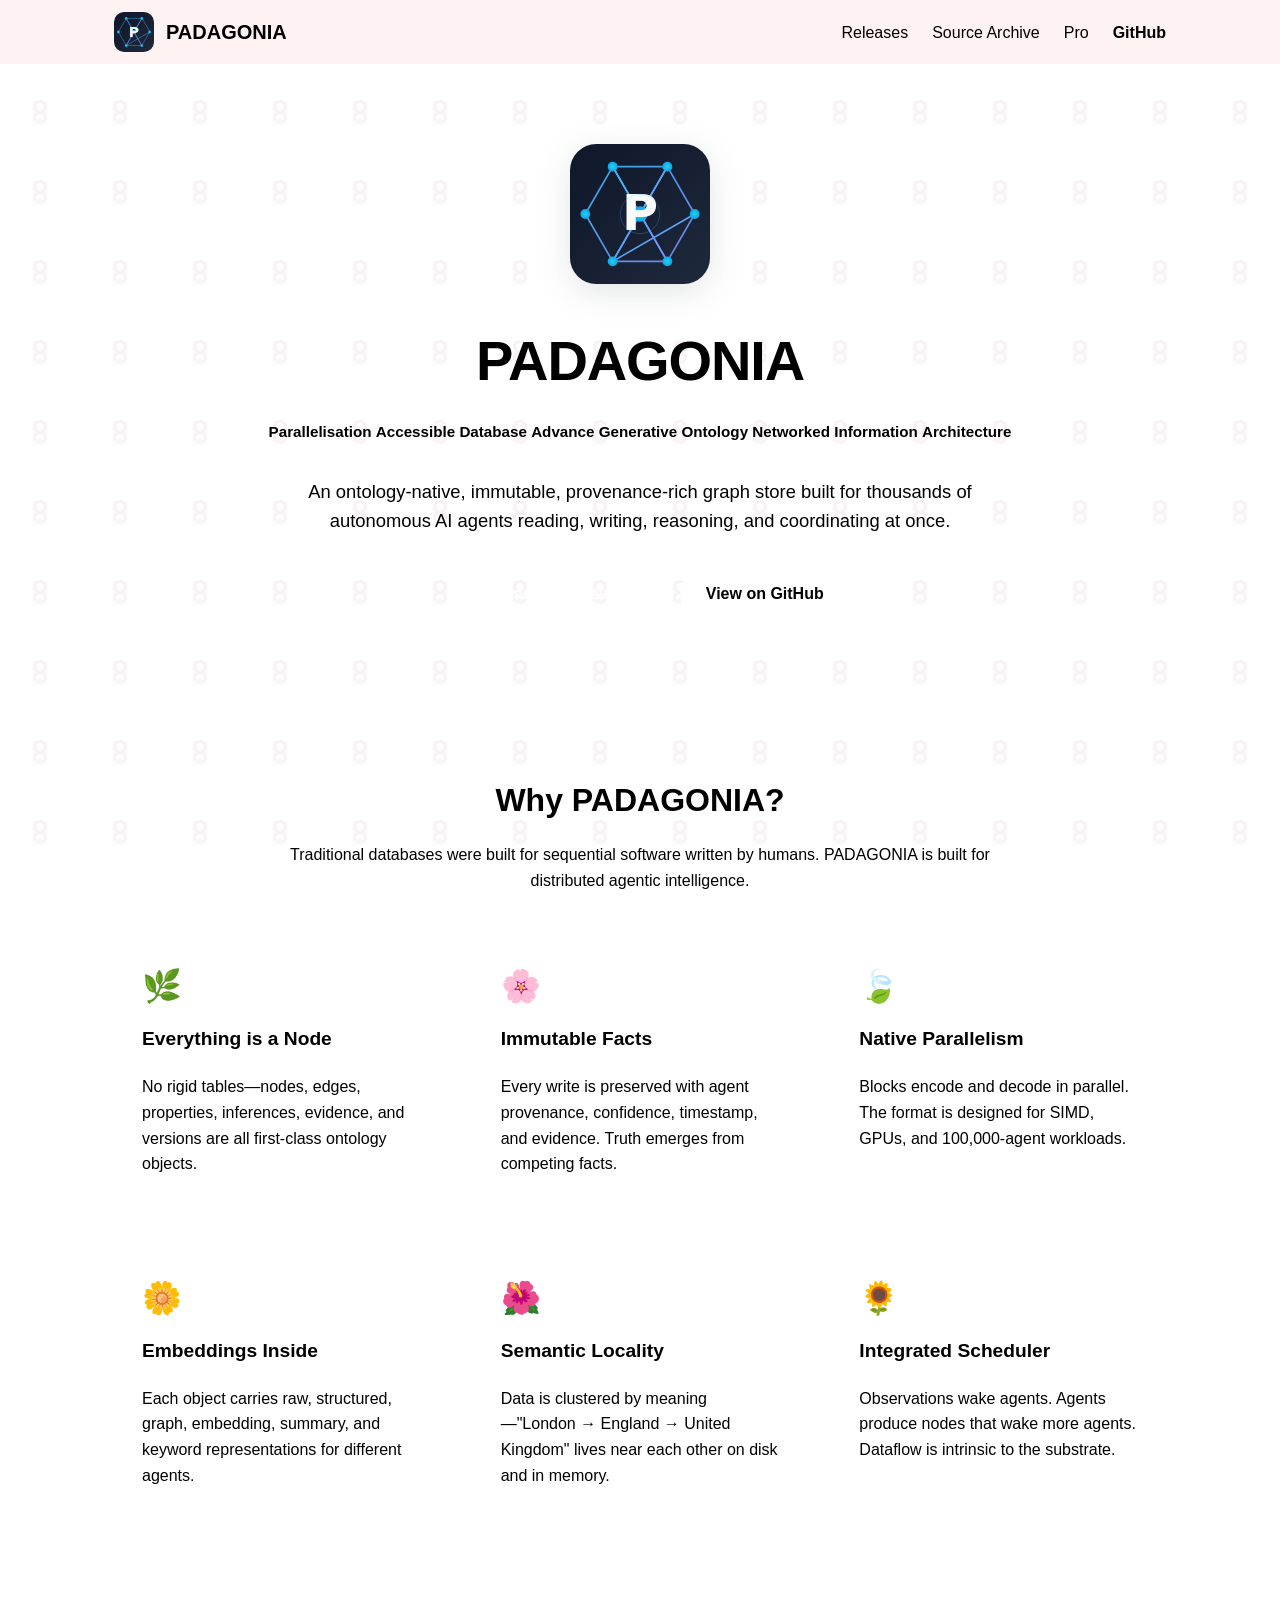
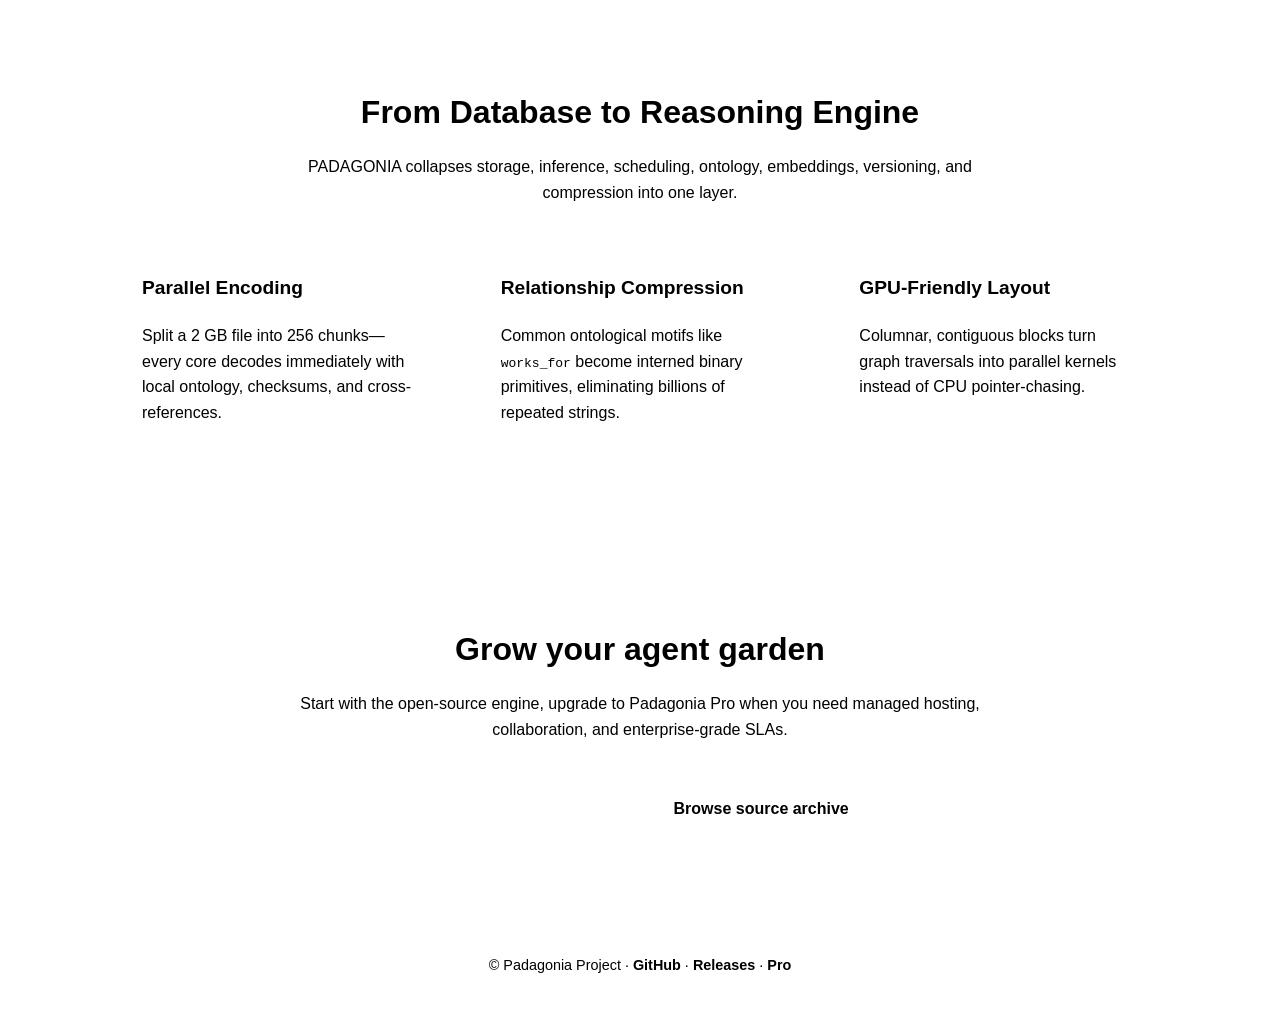
<file: docs/index.html>
<!-- Copyright (c) 2026 ViCo Agent -->
<!-- SPDX-License-Identifier: MIT -->
<!DOCTYPE html>
<html lang="en">
<head>
  <meta charset="UTF-8" />
  <meta name="viewport" content="width=device-width, initial-scale=1.0" />
  <title>PADAGONIA — Information Substrate for AI Agents</title>
  <meta name="description" content="PADAGONIA is an ontology-native, immutable, provenance-rich graph store designed for autonomous AI agents." />
  <link rel="stylesheet" href="css/style.css" />
  <link rel="icon" href="assets/logo.svg" type="image/svg+xml" />
</head>
<body>
  <nav>
    <div class="nav-inner">
      <a class="brand" href="index.html">
        <img src="assets/logo.svg" alt="PADAGONIA logo" />
        PADAGONIA
      </a>
      <ul class="nav-links">
        <li><a href="releases.html">Releases</a></li>
        <li><a href="deprecated.html">Source Archive</a></li>
        <li><a href="pro.html">Pro</a></li>
        <li><a class="nav-cta" href="https://github.com/elci-group/padagonia">GitHub</a></li>
      </ul>
    </div>
  </nav>

  <header class="hero">
    <img src="assets/logo.svg" alt="PADAGONIA logo" width="180" />
    <h1>PADAGONIA</h1>
    <p class="acronym">
      <strong>P</strong>arallelisation <strong>A</strong>ccessible <strong>D</strong>atabase
      <strong>A</strong>dvance <strong>G</strong>enerative <strong>O</strong>ntology
      <strong>N</strong>etworked <strong>I</strong>nformation <strong>A</strong>rchitecture
    </p>
    <p class="tagline">
      An ontology-native, immutable, provenance-rich graph store built for thousands of autonomous AI agents reading, writing, reasoning, and coordinating at once.
    </p>
    <div class="btn-row">
      <a class="btn btn-primary" href="releases.html">Download latest release</a>
      <a class="btn btn-secondary" href="https://github.com/elci-group/padagonia">View on GitHub</a>
    </div>
  </header>

  <section id="features">
    <h2>Why PADAGONIA?</h2>
    <p class="section-lead">
      Traditional databases were built for sequential software written by humans. PADAGONIA is built for distributed agentic intelligence.
    </p>
    <div class="card-grid">
      <article class="card">
        <div class="card-icon">🌿</div>
        <h3>Everything is a Node</h3>
        <p>No rigid tables—nodes, edges, properties, inferences, evidence, and versions are all first-class ontology objects.</p>
      </article>
      <article class="card">
        <div class="card-icon">🌸</div>
        <h3>Immutable Facts</h3>
        <p>Every write is preserved with agent provenance, confidence, timestamp, and evidence. Truth emerges from competing facts.</p>
      </article>
      <article class="card">
        <div class="card-icon">🍃</div>
        <h3>Native Parallelism</h3>
        <p>Blocks encode and decode in parallel. The format is designed for SIMD, GPUs, and 100,000-agent workloads.</p>
      </article>
      <article class="card">
        <div class="card-icon">🌼</div>
        <h3>Embeddings Inside</h3>
        <p>Each object carries raw, structured, graph, embedding, summary, and keyword representations for different agents.</p>
      </article>
      <article class="card">
        <div class="card-icon">🌺</div>
        <h3>Semantic Locality</h3>
        <p>Data is clustered by meaning—"London → England → United Kingdom" lives near each other on disk and in memory.</p>
      </article>
      <article class="card">
        <div class="card-icon">🌻</div>
        <h3>Integrated Scheduler</h3>
        <p>Observations wake agents. Agents produce nodes that wake more agents. Dataflow is intrinsic to the substrate.</p>
      </article>
    </div>
  </section>

  <section id="architecture">
    <h2>From Database to Reasoning Engine</h2>
    <p class="section-lead">
      PADAGONIA collapses storage, inference, scheduling, ontology, embeddings, versioning, and compression into one layer.
    </p>
    <div class="card-grid">
      <article class="card">
        <h3>Parallel Encoding</h3>
        <p>Split a 2 GB file into 256 chunks—every core decodes immediately with local ontology, checksums, and cross-references.</p>
      </article>
      <article class="card">
        <h3>Relationship Compression</h3>
        <p>Common ontological motifs like <code>works_for</code> become interned binary primitives, eliminating billions of repeated strings.</p>
      </article>
      <article class="card">
        <h3>GPU-Friendly Layout</h3>
        <p>Columnar, contiguous blocks turn graph traversals into parallel kernels instead of CPU pointer-chasing.</p>
      </article>
    </div>
  </section>

  <section id="cta">
    <h2>Grow your agent garden</h2>
    <p class="section-lead">
      Start with the open-source engine, upgrade to Padagonia Pro when you need managed hosting, collaboration, and enterprise-grade SLAs.
    </p>
    <div class="btn-row">
      <a class="btn btn-primary" href="pro.html">Explore Padagonia Pro</a>
      <a class="btn btn-secondary" href="deprecated.html">Browse source archive</a>
    </div>
  </section>

  <footer>
    <p>
      © Padagonia Project ·
      <a href="https://github.com/elci-group/padagonia">GitHub</a> ·
      <a href="releases.html">Releases</a> ·
      <a href="pro.html">Pro</a>
    </p>
  </footer>
</body>
</html>
</file>
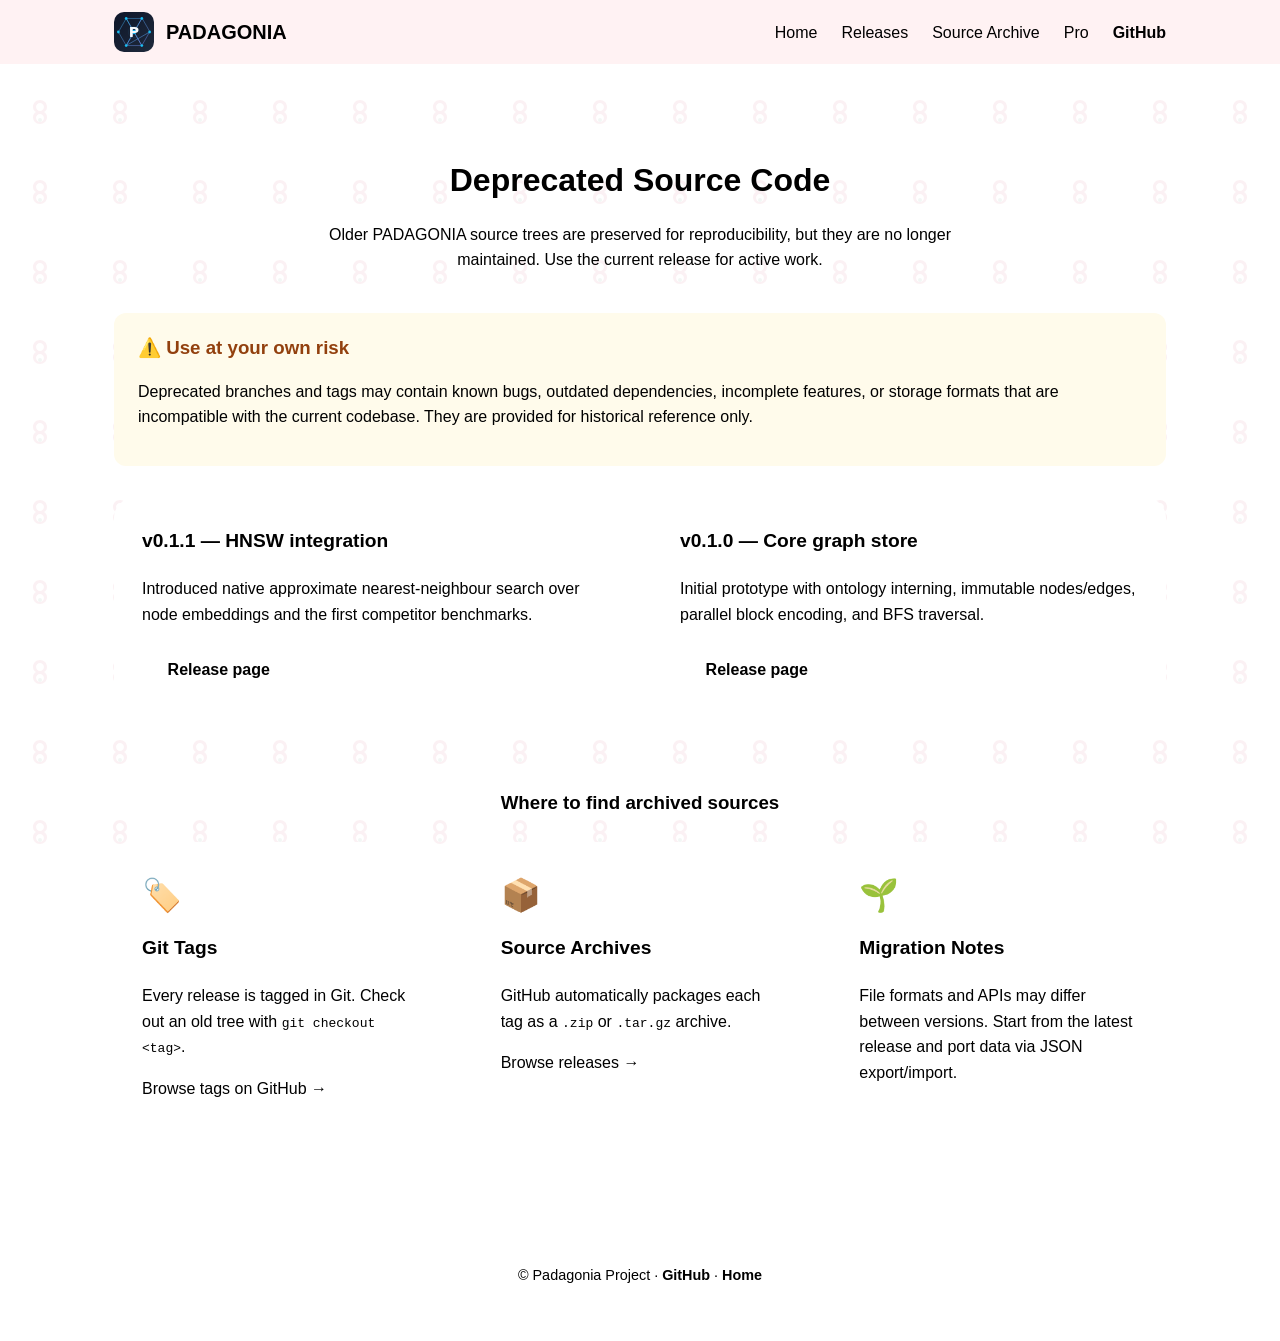
<file: docs/deprecated.html>
<!-- Copyright (c) 2026 ViCo Agent -->
<!-- SPDX-License-Identifier: MIT -->
<!DOCTYPE html>
<html lang="en">
<head>
  <meta charset="UTF-8" />
  <meta name="viewport" content="width=device-width, initial-scale=1.0" />
  <title>Source Archive — PADAGONIA</title>
  <meta name="description" content="Archived and deprecated PADAGONIA source distributions." />
  <link rel="stylesheet" href="css/style.css" />
  <link rel="icon" href="assets/logo.svg" type="image/svg+xml" />
</head>
<body>
  <nav>
    <div class="nav-inner">
      <a class="brand" href="index.html">
        <img src="assets/logo.svg" alt="PADAGONIA logo" />
        PADAGONIA
      </a>
      <ul class="nav-links">
        <li><a href="index.html">Home</a></li>
        <li><a href="releases.html">Releases</a></li>
        <li><a href="deprecated.html">Source Archive</a></li>
        <li><a href="pro.html">Pro</a></li>
        <li><a class="nav-cta" href="https://github.com/elci-group/padagonia">GitHub</a></li>
      </ul>
    </div>
  </nav>

  <section>
    <h2>Deprecated Source Code</h2>
    <p class="section-lead">
      Older PADAGONIA source trees are preserved for reproducibility, but they are no longer maintained. Use the current release for active work.
    </p>

    <div class="deprecation-banner">
      <h3>⚠️ Use at your own risk</h3>
      <p>
        Deprecated branches and tags may contain known bugs, outdated dependencies, incomplete features, or storage formats that are incompatible with the current codebase. They are provided for historical reference only.
      </p>
    </div>

    <div class="card-grid">
      <article class="card">
        <h3>v0.1.1 — HNSW integration</h3>
        <p>Introduced native approximate nearest-neighbour search over node embeddings and the first competitor benchmarks.</p>
        <p><a class="btn btn-secondary" href="https://github.com/elci-group/padagonia/releases/tag/v0.1.1">Release page</a></p>
      </article>
      <article class="card">
        <h3>v0.1.0 — Core graph store</h3>
        <p>Initial prototype with ontology interning, immutable nodes/edges, parallel block encoding, and BFS traversal.</p>
        <p><a class="btn btn-secondary" href="https://github.com/elci-group/padagonia/releases/tag/v0.1.0">Release page</a></p>
      </article>
    </div>

    <h3 class="text-center" style="margin-top: 3rem;">Where to find archived sources</h3>
    <div class="card-grid" style="margin-top: 1.5rem;">
      <article class="card">
        <div class="card-icon">🏷️</div>
        <h3>Git Tags</h3>
        <p>Every release is tagged in Git. Check out an old tree with <code>git checkout &lt;tag&gt;</code>.</p>
        <p><a href="https://github.com/elci-group/padagonia/tags">Browse tags on GitHub →</a></p>
      </article>
      <article class="card">
        <div class="card-icon">📦</div>
        <h3>Source Archives</h3>
        <p>GitHub automatically packages each tag as a <code>.zip</code> or <code>.tar.gz</code> archive.</p>
        <p><a href="https://github.com/elci-group/padagonia/releases">Browse releases →</a></p>
      </article>
      <article class="card">
        <div class="card-icon">🌱</div>
        <h3>Migration Notes</h3>
        <p>File formats and APIs may differ between versions. Start from the latest release and port data via JSON export/import.</p>
      </article>
    </div>
  </section>

  <footer>
    <p>
      © Padagonia Project ·
      <a href="https://github.com/elci-group/padagonia">GitHub</a> ·
      <a href="index.html">Home</a>
    </p>
  </footer>
</body>
</html>
</file>
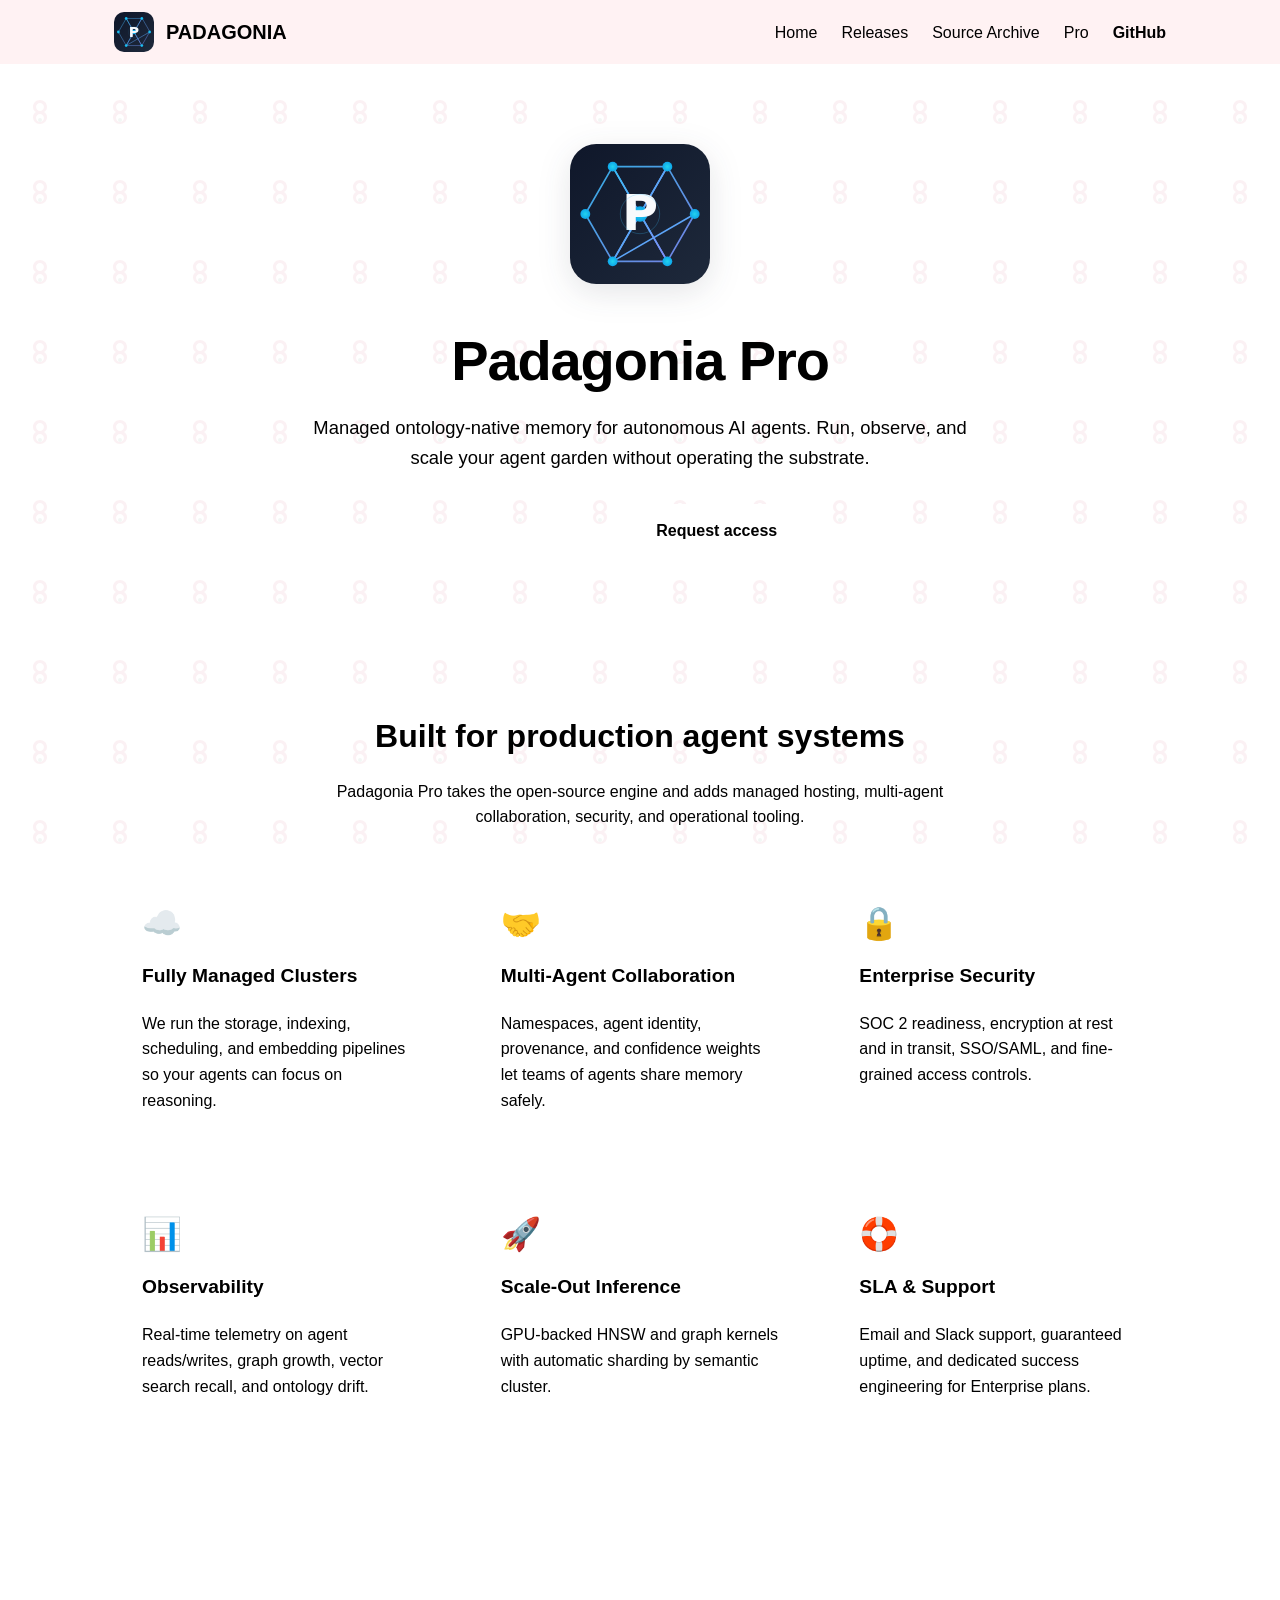
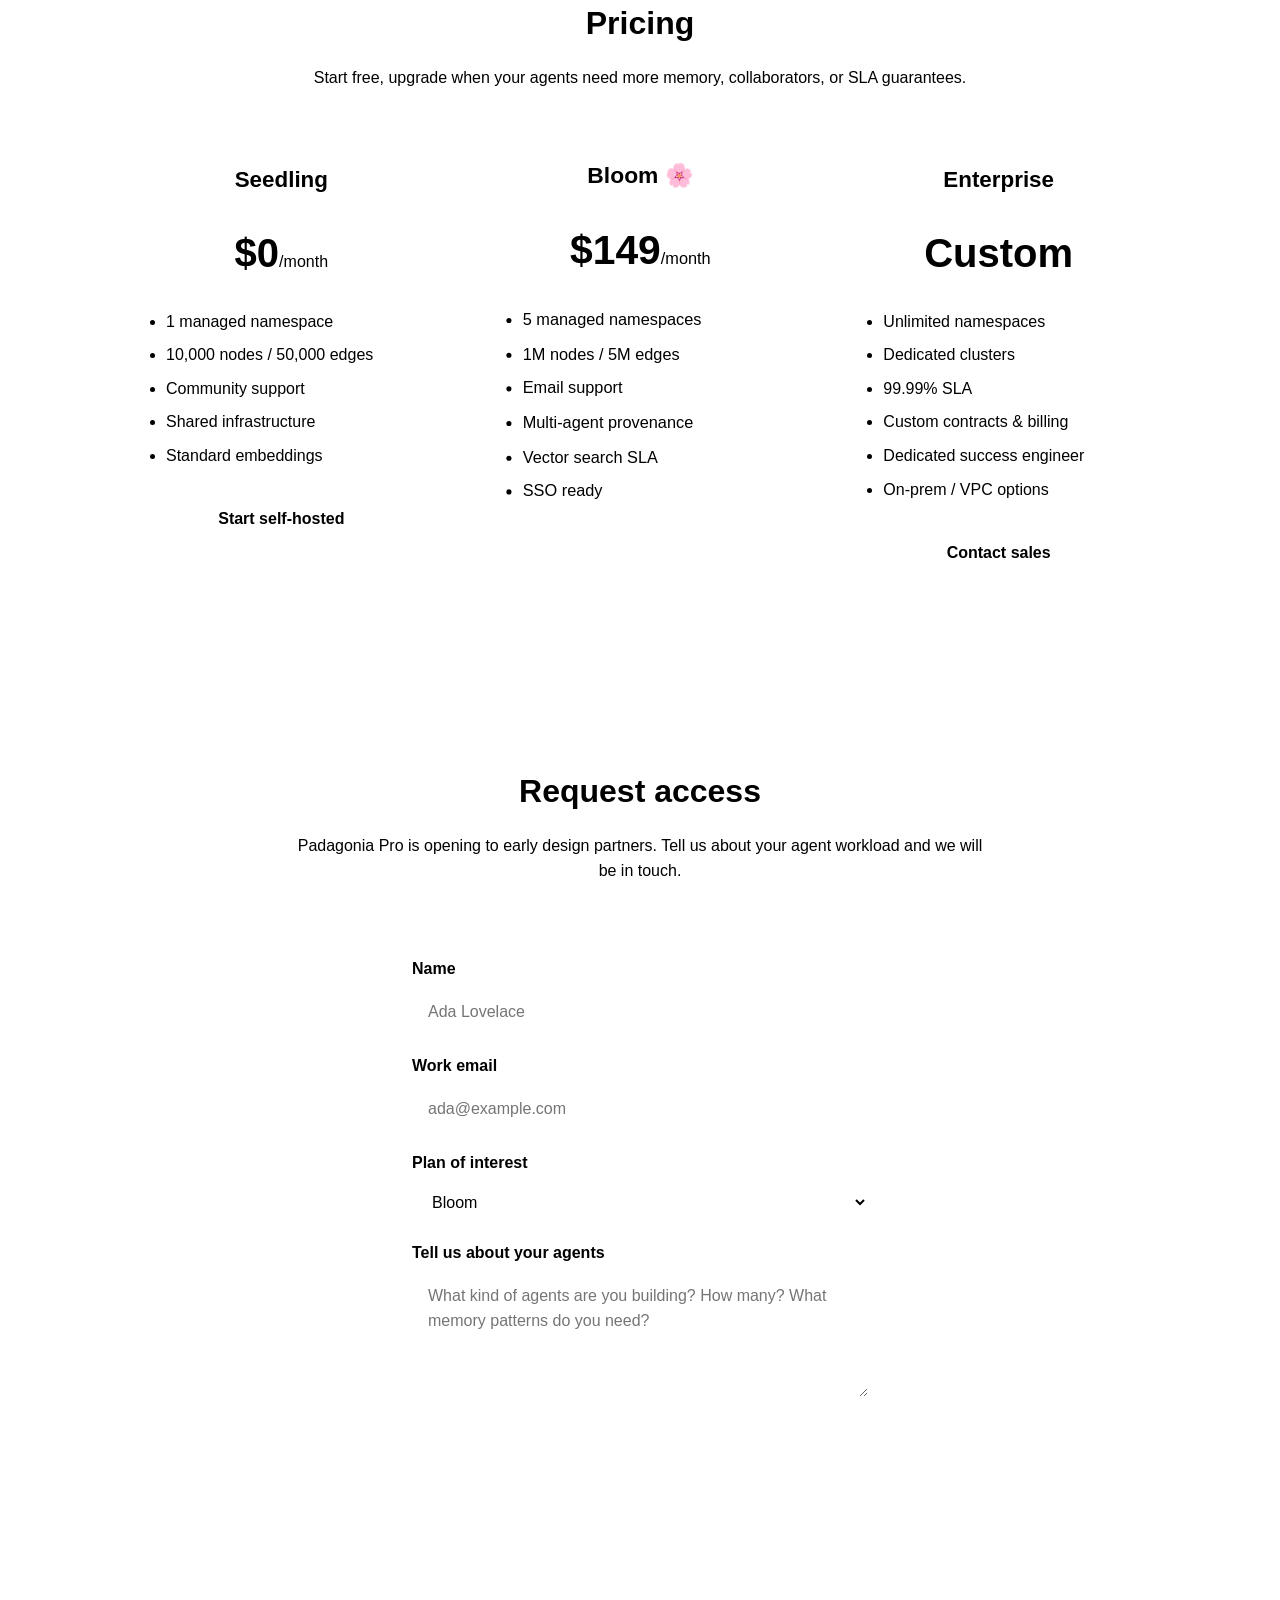
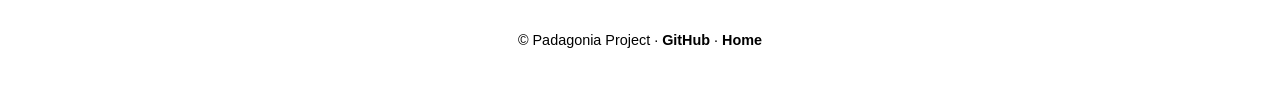
<file: docs/pro.html>
<!-- Copyright (c) 2026 ViCo Agent -->
<!-- SPDX-License-Identifier: MIT -->
<!DOCTYPE html>
<html lang="en">
<head>
  <meta charset="UTF-8" />
  <meta name="viewport" content="width=device-width, initial-scale=1.0" />
  <title>Padagonia Pro — Managed Agent Memory</title>
  <meta name="description" content="Padagonia Pro is the managed SaaS offering for PADAGONIA: hosted agent memory, collaboration, and enterprise SLAs." />
  <link rel="stylesheet" href="css/style.css" />
  <link rel="icon" href="assets/logo.svg" type="image/svg+xml" />
</head>
<body>
  <nav>
    <div class="nav-inner">
      <a class="brand" href="index.html">
        <img src="assets/logo.svg" alt="PADAGONIA logo" />
        PADAGONIA
      </a>
      <ul class="nav-links">
        <li><a href="index.html">Home</a></li>
        <li><a href="releases.html">Releases</a></li>
        <li><a href="deprecated.html">Source Archive</a></li>
        <li><a href="pro.html">Pro</a></li>
        <li><a class="nav-cta" href="https://github.com/elci-group/padagonia">GitHub</a></li>
      </ul>
    </div>
  </nav>

  <header class="hero">
    <img src="assets/logo.svg" alt="PADAGONIA logo" width="140" />
    <h1>Padagonia Pro</h1>
    <p class="tagline">
      Managed ontology-native memory for autonomous AI agents. Run, observe, and scale your agent garden without operating the substrate.
    </p>
    <div class="btn-row">
      <a class="btn btn-primary" href="#pricing">See pricing</a>
      <a class="btn btn-secondary" href="#contact">Request access</a>
    </div>
  </header>

  <section>
    <h2>Built for production agent systems</h2>
    <p class="section-lead">
      Padagonia Pro takes the open-source engine and adds managed hosting, multi-agent collaboration, security, and operational tooling.
    </p>
    <div class="card-grid">
      <article class="card">
        <div class="card-icon">☁️</div>
        <h3>Fully Managed Clusters</h3>
        <p>We run the storage, indexing, scheduling, and embedding pipelines so your agents can focus on reasoning.</p>
      </article>
      <article class="card">
        <div class="card-icon">🤝</div>
        <h3>Multi-Agent Collaboration</h3>
        <p>Namespaces, agent identity, provenance, and confidence weights let teams of agents share memory safely.</p>
      </article>
      <article class="card">
        <div class="card-icon">🔒</div>
        <h3>Enterprise Security</h3>
        <p>SOC 2 readiness, encryption at rest and in transit, SSO/SAML, and fine-grained access controls.</p>
      </article>
      <article class="card">
        <div class="card-icon">📊</div>
        <h3>Observability</h3>
        <p>Real-time telemetry on agent reads/writes, graph growth, vector search recall, and ontology drift.</p>
      </article>
      <article class="card">
        <div class="card-icon">🚀</div>
        <h3>Scale-Out Inference</h3>
        <p>GPU-backed HNSW and graph kernels with automatic sharding by semantic cluster.</p>
      </article>
      <article class="card">
        <div class="card-icon">🛟</div>
        <h3>SLA &amp; Support</h3>
        <p>Email and Slack support, guaranteed uptime, and dedicated success engineering for Enterprise plans.</p>
      </article>
    </div>
  </section>

  <section id="pricing">
    <h2>Pricing</h2>
    <p class="section-lead">Start free, upgrade when your agents need more memory, collaborators, or SLA guarantees.</p>
    <div class="pricing-grid">
      <article class="price-card">
        <h3>Seedling</h3>
        <p class="price">$0<span>/month</span></p>
        <ul>
          <li>1 managed namespace</li>
          <li>10,000 nodes / 50,000 edges</li>
          <li>Community support</li>
          <li>Shared infrastructure</li>
          <li>Standard embeddings</li>
        </ul>
        <a class="btn btn-secondary" href="https://github.com/elci-group/padagonia">Start self-hosted</a>
      </article>
      <article class="price-card featured">
        <h3>Bloom 🌸</h3>
        <p class="price">$149<span>/month</span></p>
        <ul>
          <li>5 managed namespaces</li>
          <li>1M nodes / 5M edges</li>
          <li>Email support</li>
          <li>Multi-agent provenance</li>
          <li>Vector search SLA</li>
          <li>SSO ready</li>
        </ul>
        <a class="btn btn-primary" href="#contact">Request access</a>
      </article>
      <article class="price-card">
        <h3>Enterprise</h3>
        <p class="price">Custom</p>
        <ul>
          <li>Unlimited namespaces</li>
          <li>Dedicated clusters</li>
          <li>99.99% SLA</li>
          <li>Custom contracts &amp; billing</li>
          <li>Dedicated success engineer</li>
          <li>On-prem / VPC options</li>
        </ul>
        <a class="btn btn-secondary" href="#contact">Contact sales</a>
      </article>
    </div>
  </section>

  <section id="contact">
    <h2>Request access</h2>
    <p class="section-lead">
      Padagonia Pro is opening to early design partners. Tell us about your agent workload and we will be in touch.
    </p>
    <form id="contact-form" action="#" method="post">
      <label for="name">Name</label>
      <input id="name" name="name" type="text" placeholder="Ada Lovelace" required />

      <label for="email">Work email</label>
      <input id="email" name="email" type="email" placeholder="ada@example.com" required />

      <label for="plan">Plan of interest</label>
      <select id="plan" name="plan">
        <option value="seedling">Seedling (free)</option>
        <option value="bloom" selected>Bloom</option>
        <option value="enterprise">Enterprise</option>
      </select>

      <label for="message">Tell us about your agents</label>
      <textarea id="message" name="message" rows="4" placeholder="What kind of agents are you building? How many? What memory patterns do you need?"></textarea>

      <button class="btn btn-primary" type="submit" style="border: none; cursor: pointer; width: 100%;">
        Send request
      </button>
      <p id="form-status" class="text-center" style="margin-top: 1rem; color: var(--green-800);"></p>
    </form>
  </section>

  <footer>
    <p>
      © Padagonia Project ·
      <a href="https://github.com/elci-group/padagonia">GitHub</a> ·
      <a href="index.html">Home</a>
    </p>
  </footer>

  <script>
    document.getElementById("contact-form").addEventListener("submit", function (e) {
      e.preventDefault();
      const status = document.getElementById("form-status");
      status.textContent = "Thanks — we have received your request and will be in touch shortly.";
      this.reset();
    });
  </script>
</body>
</html>
</file>
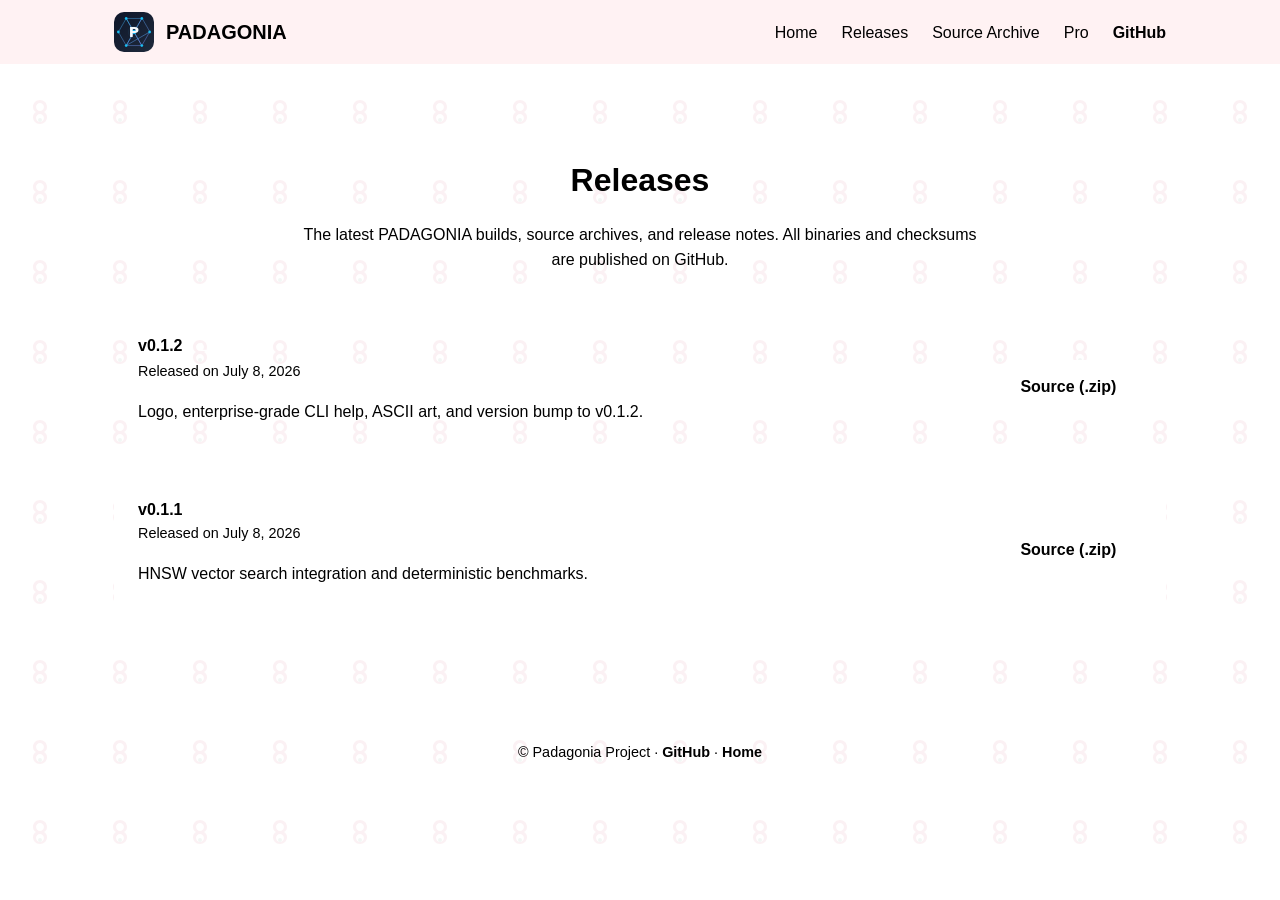
<file: docs/releases.html>
<!-- Copyright (c) 2026 ViCo Agent -->
<!-- SPDX-License-Identifier: MIT -->
<!DOCTYPE html>
<html lang="en">
<head>
  <meta charset="UTF-8" />
  <meta name="viewport" content="width=device-width, initial-scale=1.0" />
  <title>Releases — PADAGONIA</title>
  <meta name="description" content="Download PADAGONIA releases and read release notes." />
  <link rel="stylesheet" href="css/style.css" />
  <link rel="icon" href="assets/logo.svg" type="image/svg+xml" />
</head>
<body>
  <nav>
    <div class="nav-inner">
      <a class="brand" href="index.html">
        <img src="assets/logo.svg" alt="PADAGONIA logo" />
        PADAGONIA
      </a>
      <ul class="nav-links">
        <li><a href="index.html">Home</a></li>
        <li><a href="releases.html">Releases</a></li>
        <li><a href="deprecated.html">Source Archive</a></li>
        <li><a href="pro.html">Pro</a></li>
        <li><a class="nav-cta" href="https://github.com/elci-group/padagonia">GitHub</a></li>
      </ul>
    </div>
  </nav>

  <section>
    <h2>Releases</h2>
    <p class="section-lead">
      The latest PADAGONIA builds, source archives, and release notes. All binaries and checksums are published on GitHub.
    </p>

    <div id="release-status" class="status">Loading releases from GitHub…</div>
    <div id="releases" class="release-list" aria-live="polite"></div>
  </section>

  <footer>
    <p>
      © Padagonia Project ·
      <a href="https://github.com/elci-group/padagonia">GitHub</a> ·
      <a href="index.html">Home</a>
    </p>
  </footer>

  <script src="js/releases.js"></script>
</body>
</html>
</file>
<file: docs/css/style.css>
// Copyright (c) 2026 ViCo Agent
// SPDX-License-Identifier: MIT
/* PADAGONIA website — floral theme */

:root {
  --rose-50: #fff1f2;
  --rose-100: #ffe4e6;
  --rose-200: #fecdd3;
  --rose-300: #fda4af;
  --rose-500: #f43f5e;
  --rose-700: #be123c;
  --green-700: #276749;
  --green-800: #22543d;
  --green-900: #1c4532;
  --cream: #fffaf5;
  --gold: #d4a017;
  --slate-800: #1e293b;
  --slate-600: #475569;
  --shadow: 0 10px 25px -5px rgba(30, 41, 59, 0.12);
}

* {
  box-sizing: border-box;
}

html {
  scroll-behavior: smooth;
}

body {
  margin: 0;
  font-family: "Segoe UI", Roboto, Helvetica, Arial, sans-serif;
  background-color: var(--cream);
  color: var(--slate-800);
  line-height: 1.6;
}

/* Subtle floral wallpaper */
body::before {
  content: "";
  position: fixed;
  inset: 0;
  z-index: -1;
  opacity: 0.06;
  background-image: url("data:image/svg+xml,%3Csvg xmlns='http://www.w3.org/2000/svg' width='80' height='80' viewBox='0 0 80 80'%3E%3Cpath d='M40 20c-4 0-7 3-7 7 0 2 1 4 3 5-2 1-3 3-3 5 0 4 3 7 7 7s7-3 7-7c0-2-1-4-3-5 2-1 3-3 3-5 0-4-3-7-7-7zm0 3c2.2 0 4 1.8 4 4s-1.8 4-4 4-4-1.8-4-4 1.8-4 4-4zm0 11c2.2 0 4 1.8 4 4s-1.8 4-4 4-4-1.8-4-4 1.8-4 4-4z' fill='%23be123c'/%3E%3Ccircle cx='40' cy='40' r='2' fill='%23276549'/%3E%3C/svg%3E");
  pointer-events: none;
}

a {
  color: var(--green-800);
  text-decoration: none;
}

a:hover {
  text-decoration: underline;
}

/* Navigation */
nav {
  position: sticky;
  top: 0;
  background: rgba(255, 241, 242, 0.92);
  backdrop-filter: blur(8px);
  border-bottom: 1px solid var(--rose-200);
  z-index: 100;
}

.nav-inner {
  max-width: 1100px;
  margin: 0 auto;
  padding: 0.75rem 1.5rem;
  display: flex;
  align-items: center;
  justify-content: space-between;
  gap: 1rem;
}

.brand {
  display: flex;
  align-items: center;
  gap: 0.75rem;
  font-weight: 700;
  font-size: 1.25rem;
  color: var(--green-900);
}

.brand img {
  width: 40px;
  height: 40px;
  border-radius: 10px;
}

.nav-links {
  display: flex;
  gap: 1.5rem;
  list-style: none;
  margin: 0;
  padding: 0;
  font-weight: 500;
}

.nav-links a {
  color: var(--slate-800);
  padding: 0.35rem 0;
}

.nav-links a:hover {
  color: var(--rose-700);
}

.nav-cta {
  background: var(--rose-500);
  color: #fff;
  padding: 0.45rem 1rem;
  border-radius: 999px;
  font-weight: 600;
}

.nav-cta:hover {
  background: var(--rose-700);
  text-decoration: none;
}

/* Hero */
.hero {
  text-align: center;
  padding: 5rem 1.5rem 4rem;
  background: linear-gradient(180deg, var(--rose-50) 0%, var(--cream) 100%);
  border-bottom: 1px solid var(--rose-100);
}

.hero img {
  width: 140px;
  height: 140px;
  margin-bottom: 1.5rem;
  filter: drop-shadow(0 8px 16px rgba(30, 41, 59, 0.12));
}

.hero h1 {
  font-size: clamp(2.2rem, 6vw, 3.5rem);
  margin: 0 0 0.5rem;
  color: var(--green-900);
  letter-spacing: -0.02em;
}

.hero .tagline {
  font-size: 1.15rem;
  color: var(--slate-600);
  max-width: 680px;
  margin: 0 auto 2rem;
}

.acronym {
  font-size: 0.95rem;
  color: var(--rose-700);
  font-weight: 600;
  margin-bottom: 2rem;
}

.btn-row {
  display: flex;
  flex-wrap: wrap;
  justify-content: center;
  gap: 1rem;
}

.btn {
  display: inline-flex;
  align-items: center;
  gap: 0.5rem;
  padding: 0.85rem 1.6rem;
  border-radius: 999px;
  font-weight: 600;
  transition: transform 0.15s ease, box-shadow 0.15s ease;
}

.btn:hover {
  transform: translateY(-2px);
  text-decoration: none;
}

.btn-primary {
  background: var(--green-700);
  color: #fff;
  box-shadow: var(--shadow);
}

.btn-primary:hover {
  background: var(--green-800);
}

.btn-secondary {
  background: #fff;
  color: var(--rose-700);
  border: 2px solid var(--rose-200);
}

.btn-secondary:hover {
  border-color: var(--rose-300);
}

/* Sections */
section {
  max-width: 1100px;
  margin: 0 auto;
  padding: 4rem 1.5rem;
}

section h2 {
  font-size: 2rem;
  color: var(--green-900);
  margin-bottom: 1rem;
  text-align: center;
}

.section-lead {
  text-align: center;
  color: var(--slate-600);
  max-width: 700px;
  margin: 0 auto 2.5rem;
}

/* Cards */
.card-grid {
  display: grid;
  grid-template-columns: repeat(auto-fit, minmax(260px, 1fr));
  gap: 1.5rem;
}

.card {
  background: #fff;
  border-radius: 20px;
  padding: 1.75rem;
  border: 1px solid var(--rose-100);
  box-shadow: var(--shadow);
  transition: transform 0.15s ease;
}

.card:hover {
  transform: translateY(-4px);
}

.card h3 {
  margin-top: 0;
  color: var(--rose-700);
  font-size: 1.2rem;
}

.card-icon {
  font-size: 2rem;
  margin-bottom: 0.75rem;
}

/* Release list */
.release-list {
  display: grid;
  gap: 1rem;
}

.release-item {
  background: #fff;
  border: 1px solid var(--rose-100);
  border-radius: 16px;
  padding: 1.25rem 1.5rem;
  box-shadow: var(--shadow);
  display: flex;
  flex-wrap: wrap;
  align-items: center;
  justify-content: space-between;
  gap: 1rem;
}

.release-item.latest {
  border: 2px solid var(--rose-300);
  background: linear-gradient(135deg, #fff 0%, var(--rose-50) 100%);
}

.release-meta {
  color: var(--slate-600);
  font-size: 0.9rem;
}

.release-badge {
  display: inline-block;
  background: var(--rose-500);
  color: #fff;
  font-size: 0.7rem;
  font-weight: 700;
  text-transform: uppercase;
  padding: 0.2rem 0.6rem;
  border-radius: 999px;
  margin-left: 0.5rem;
}

/* Deprecated notice */
.deprecation-banner {
  background: #fffbeb;
  border-left: 6px solid var(--gold);
  padding: 1.25rem 1.5rem;
  border-radius: 12px;
  margin-bottom: 2rem;
}

.deprecation-banner h3 {
  margin: 0 0 0.5rem;
  color: #92400e;
}

/* Pricing */
.pricing-grid {
  display: grid;
  grid-template-columns: repeat(auto-fit, minmax(260px, 1fr));
  gap: 1.5rem;
  align-items: start;
}

.price-card {
  background: #fff;
  border-radius: 24px;
  padding: 2rem;
  border: 1px solid var(--rose-100);
  box-shadow: var(--shadow);
  text-align: center;
}

.price-card.featured {
  border: 2px solid var(--rose-300);
  background: linear-gradient(180deg, #fff 0%, var(--rose-50) 100%);
  transform: scale(1.02);
}

.price-card h3 {
  margin-top: 0;
  color: var(--green-900);
  font-size: 1.4rem;
}

.price {
  font-size: 2.5rem;
  font-weight: 800;
  color: var(--rose-700);
  margin: 0.75rem 0;
}

.price span {
  font-size: 1rem;
  font-weight: 500;
  color: var(--slate-600);
}

.price-card ul {
  text-align: left;
  padding-left: 1.25rem;
  margin: 1.5rem 0;
  color: var(--slate-600);
}

.price-card li {
  margin-bottom: 0.5rem;
}

/* Forms */
form {
  background: #fff;
  border-radius: 20px;
  padding: 2rem;
  border: 1px solid var(--rose-100);
  box-shadow: var(--shadow);
  max-width: 520px;
  margin: 0 auto;
}

label {
  display: block;
  margin-bottom: 0.35rem;
  font-weight: 600;
  color: var(--green-900);
}

input,
textarea,
select {
  width: 100%;
  padding: 0.75rem 1rem;
  margin-bottom: 1rem;
  border: 1px solid var(--rose-200);
  border-radius: 12px;
  font: inherit;
  background: #fff;
}

input:focus,
textarea:focus,
select:focus {
  outline: none;
  border-color: var(--rose-500);
  box-shadow: 0 0 0 3px rgba(244, 63, 94, 0.12);
}

/* Footer */
footer {
  text-align: center;
  padding: 2.5rem 1.5rem;
  background: var(--rose-50);
  border-top: 1px solid var(--rose-100);
  color: var(--slate-600);
  font-size: 0.9rem;
}

footer a {
  color: var(--rose-700);
  font-weight: 600;
}

/* Utility */
.text-center {
  text-align: center;
}

.status {
  padding: 1rem;
  border-radius: 12px;
  background: #fff;
  border: 1px solid var(--rose-100);
  text-align: center;
  color: var(--slate-600);
}

@media (max-width: 640px) {
  .nav-links {
    gap: 0.9rem;
    font-size: 0.9rem;
  }

  .hero {
    padding: 3.5rem 1rem 3rem;
  }

  section {
    padding: 2.5rem 1rem;
  }
}
</file>
